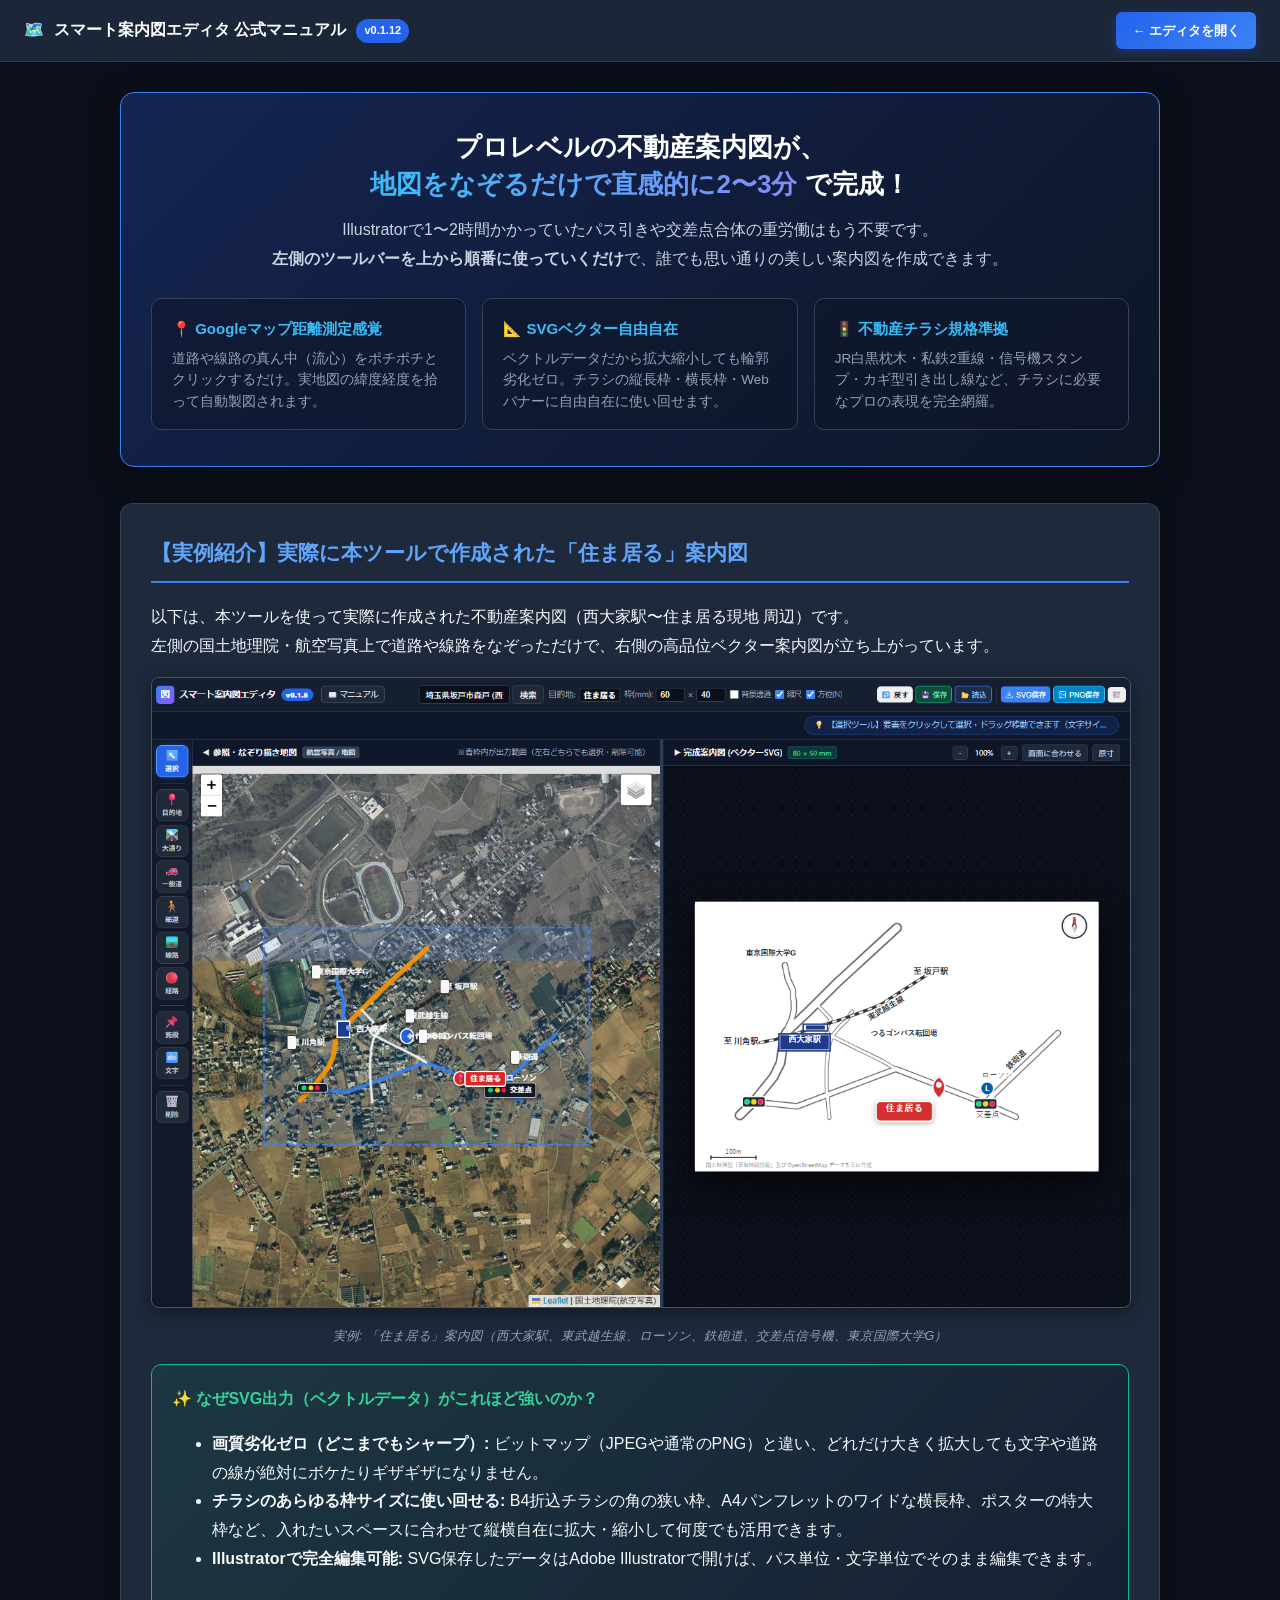
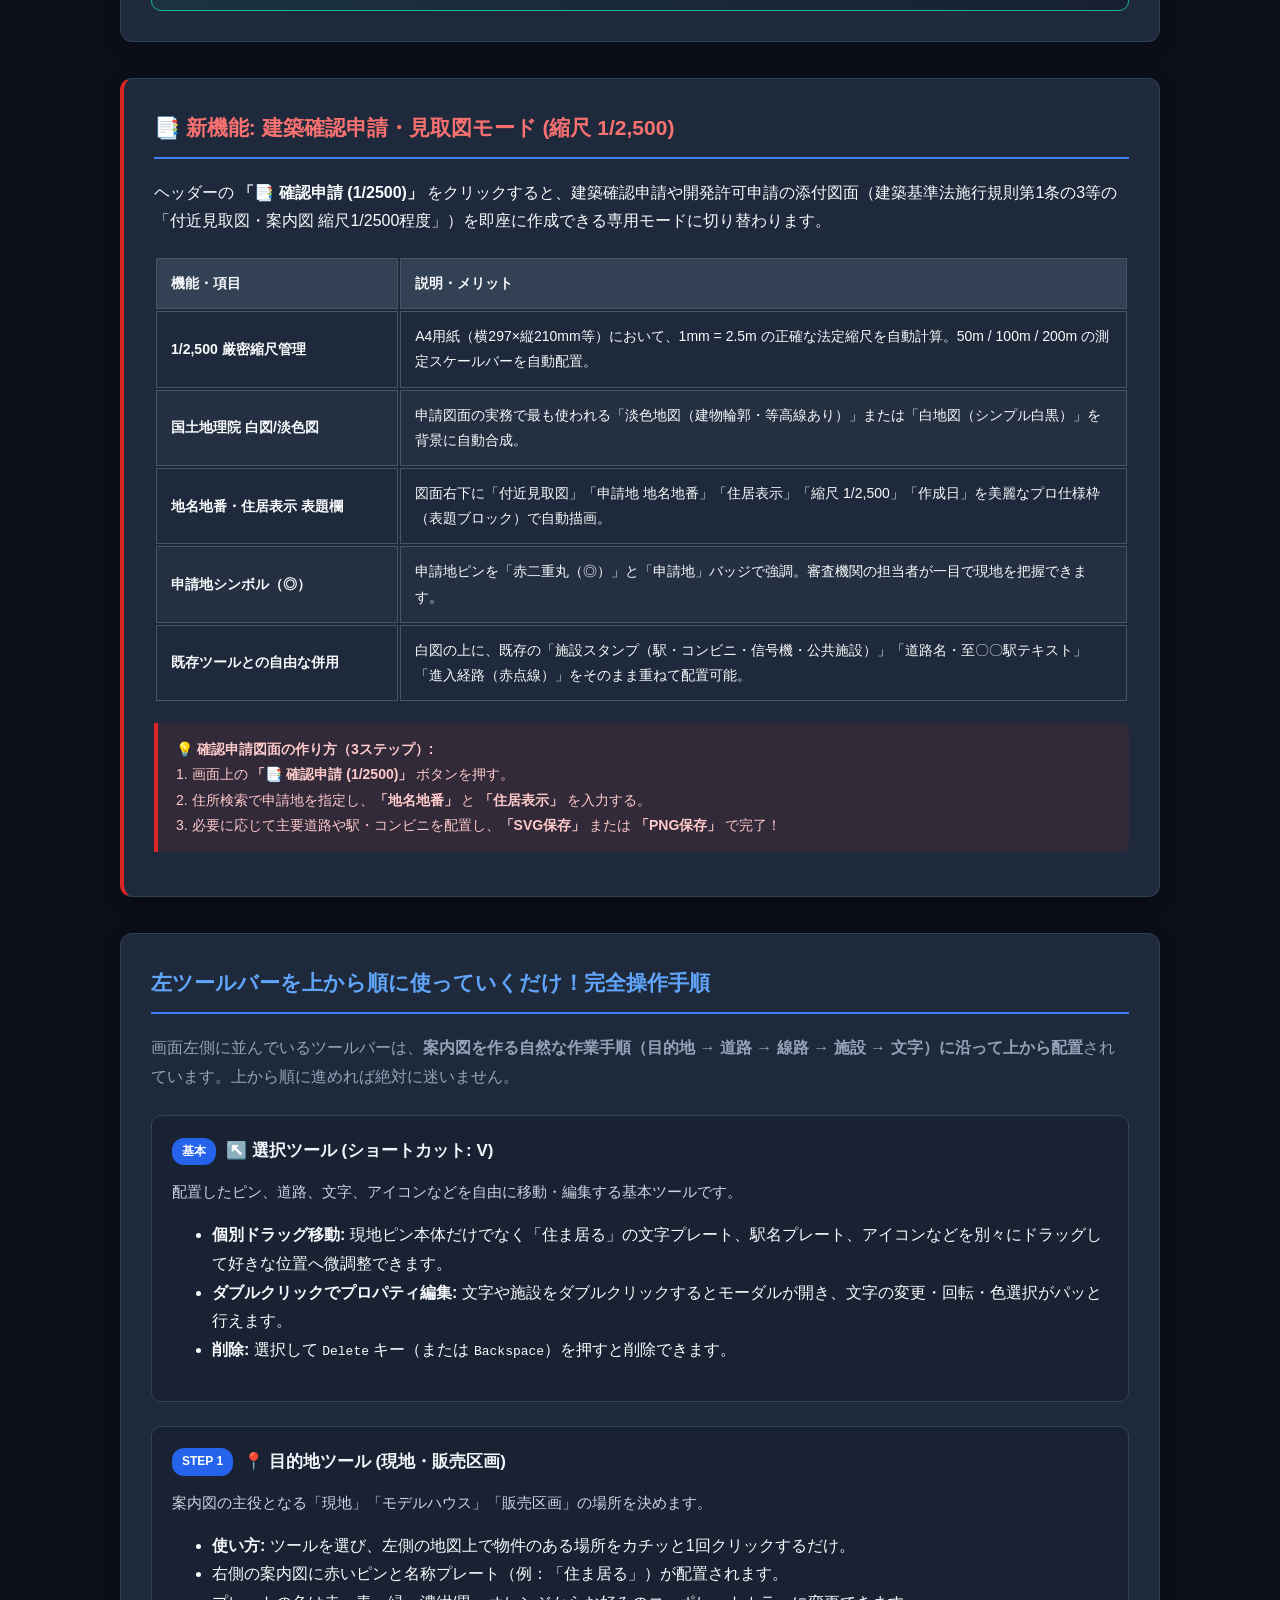
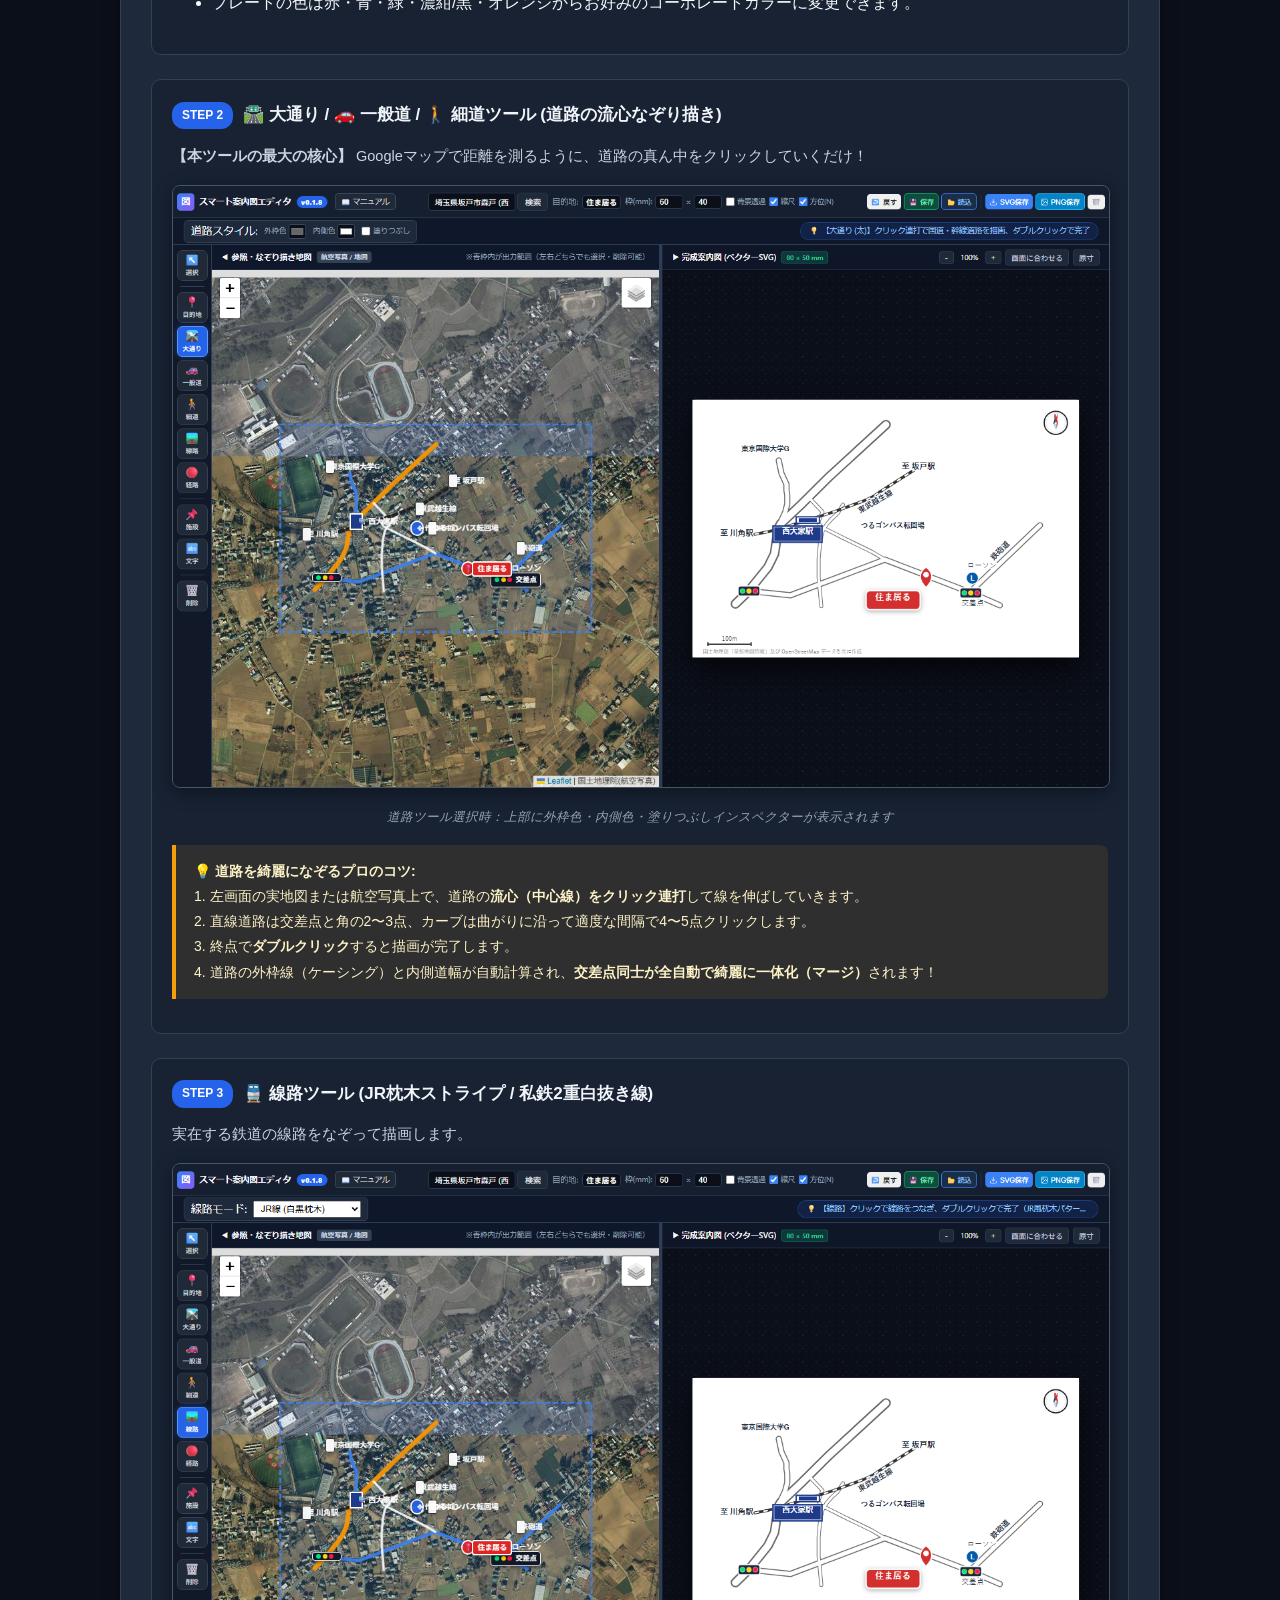
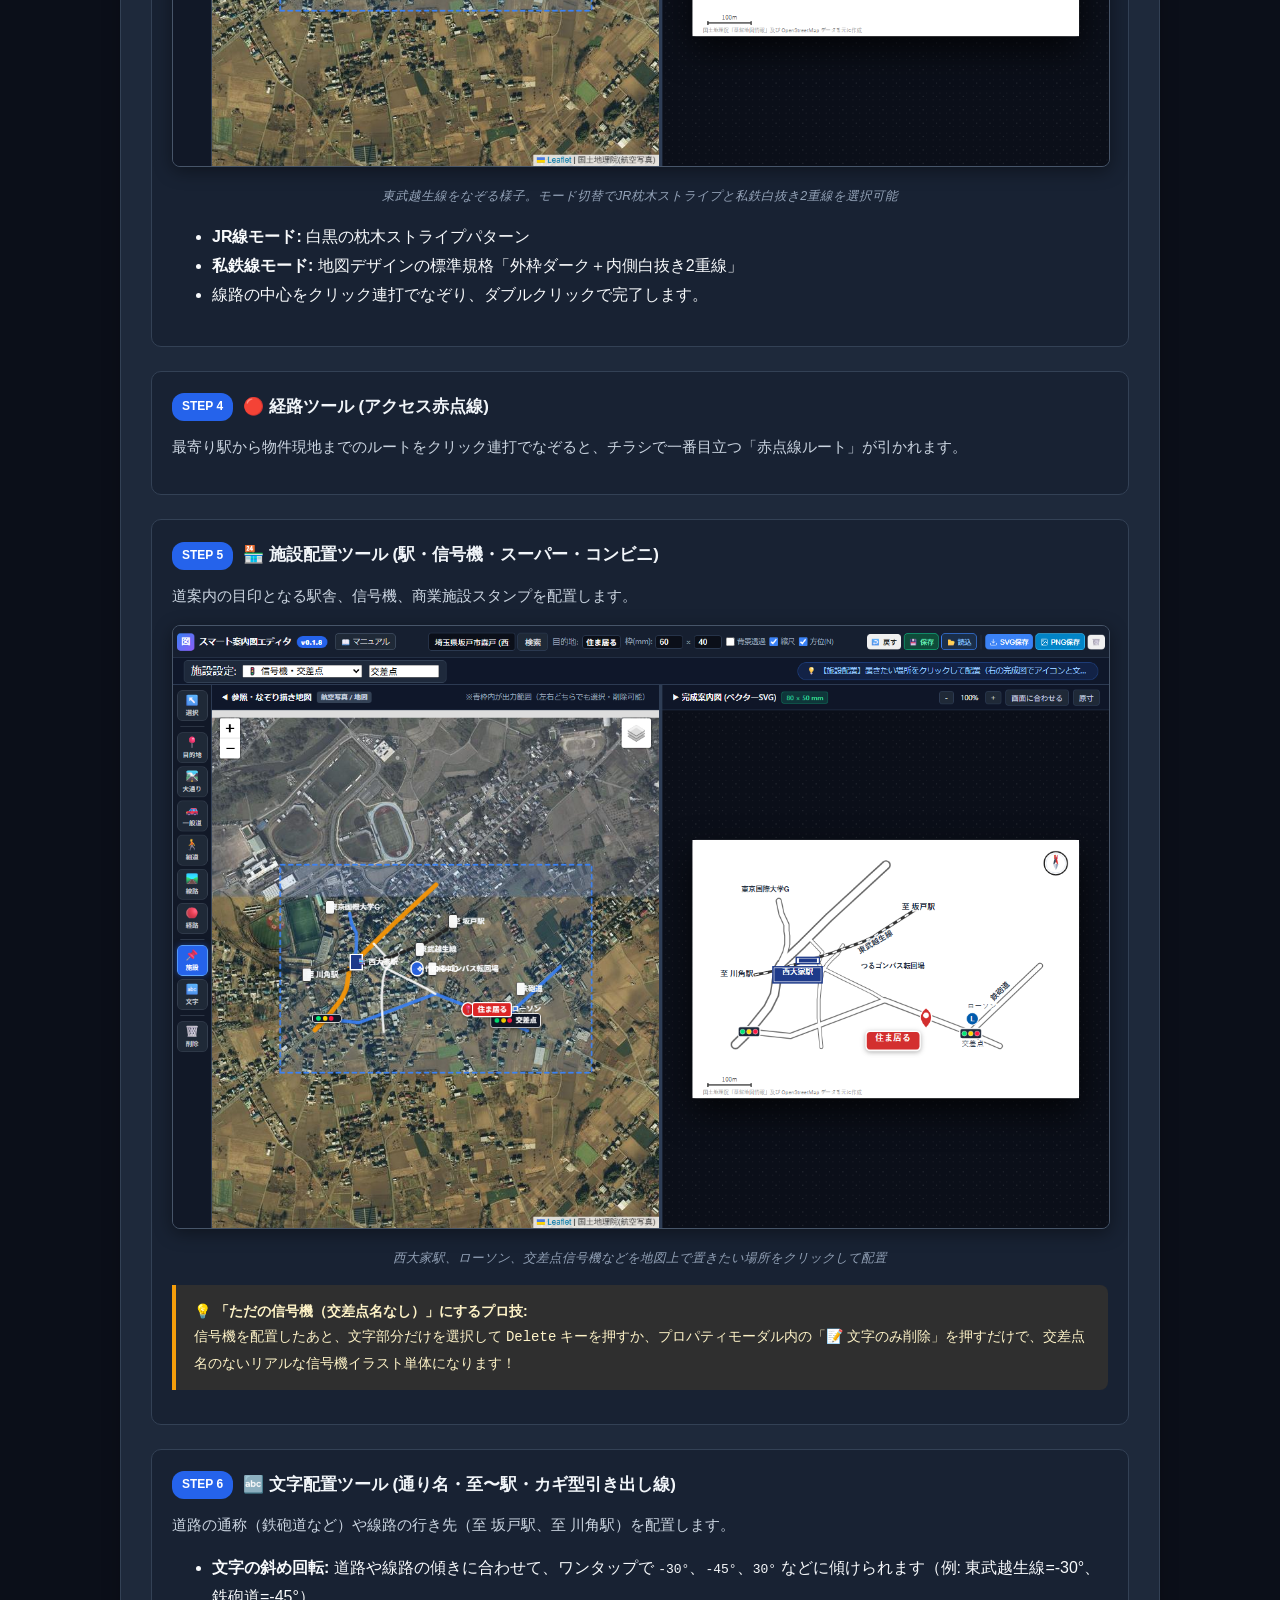
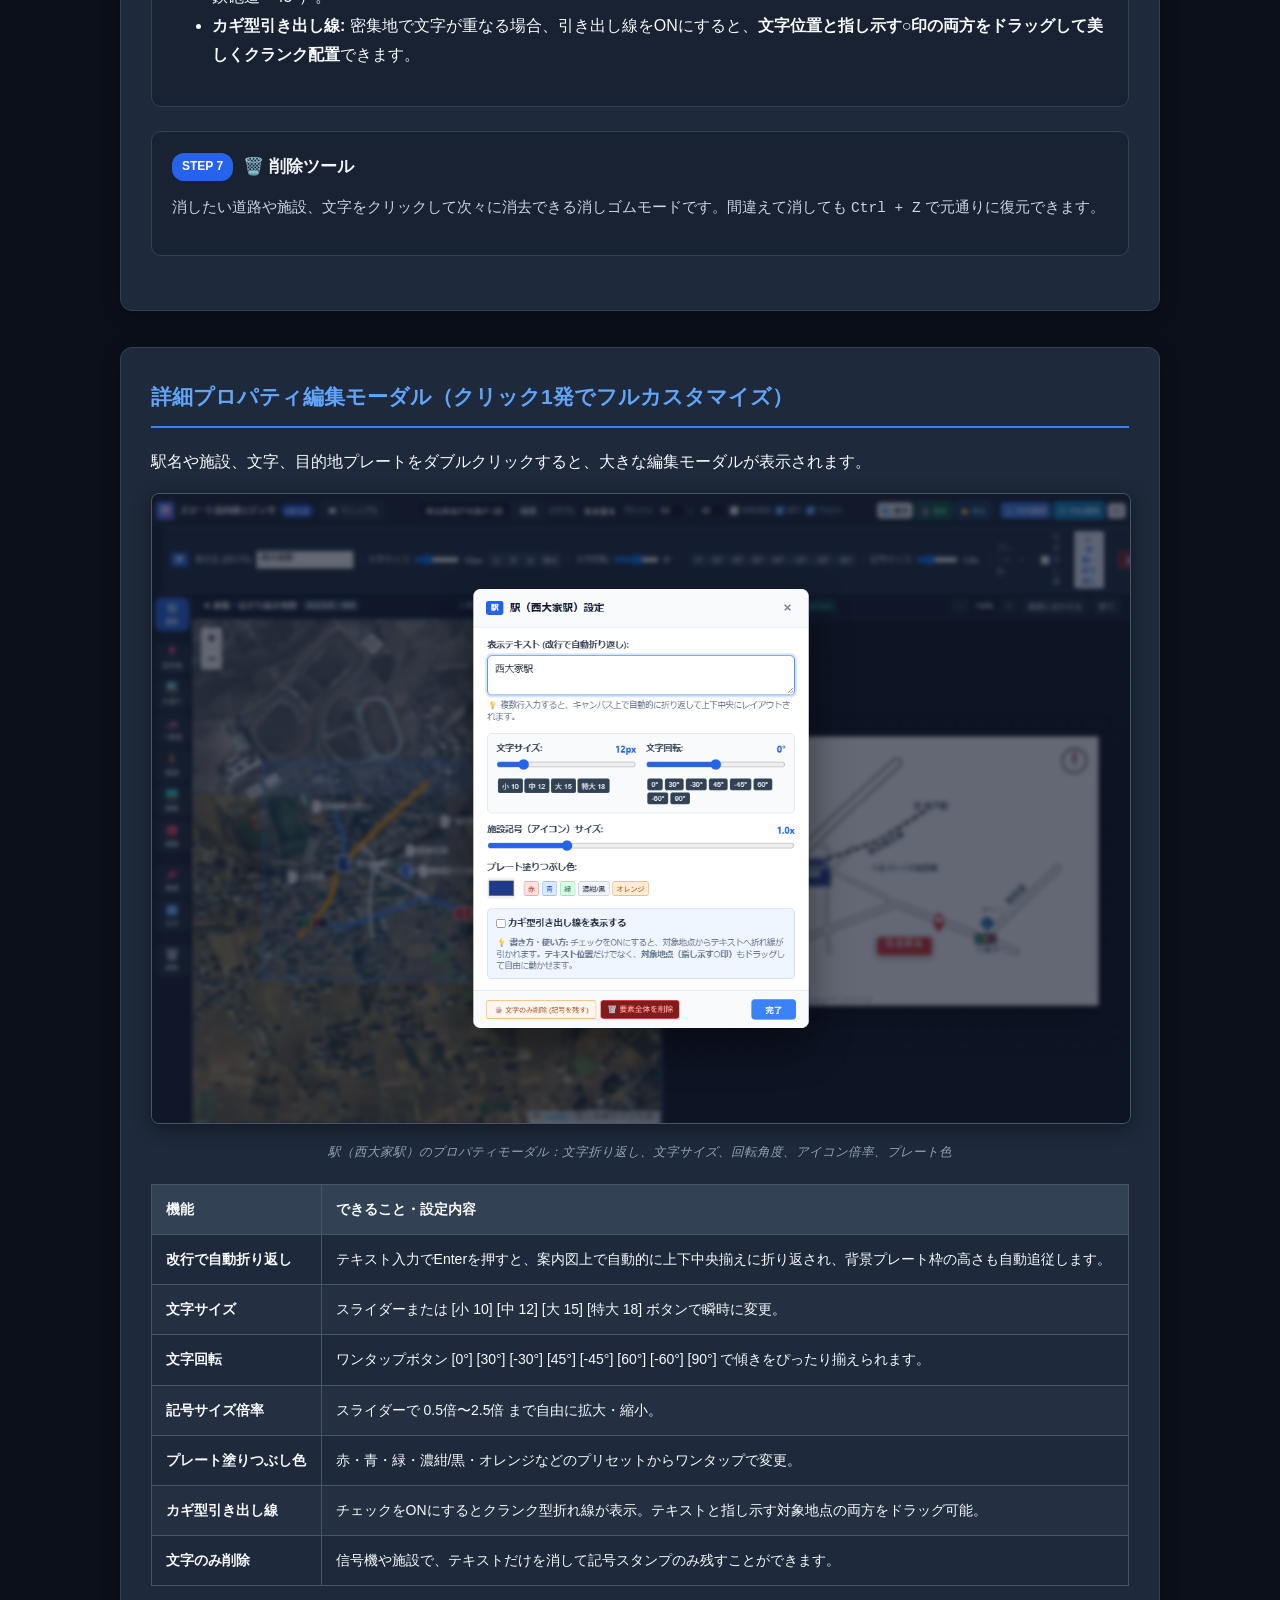
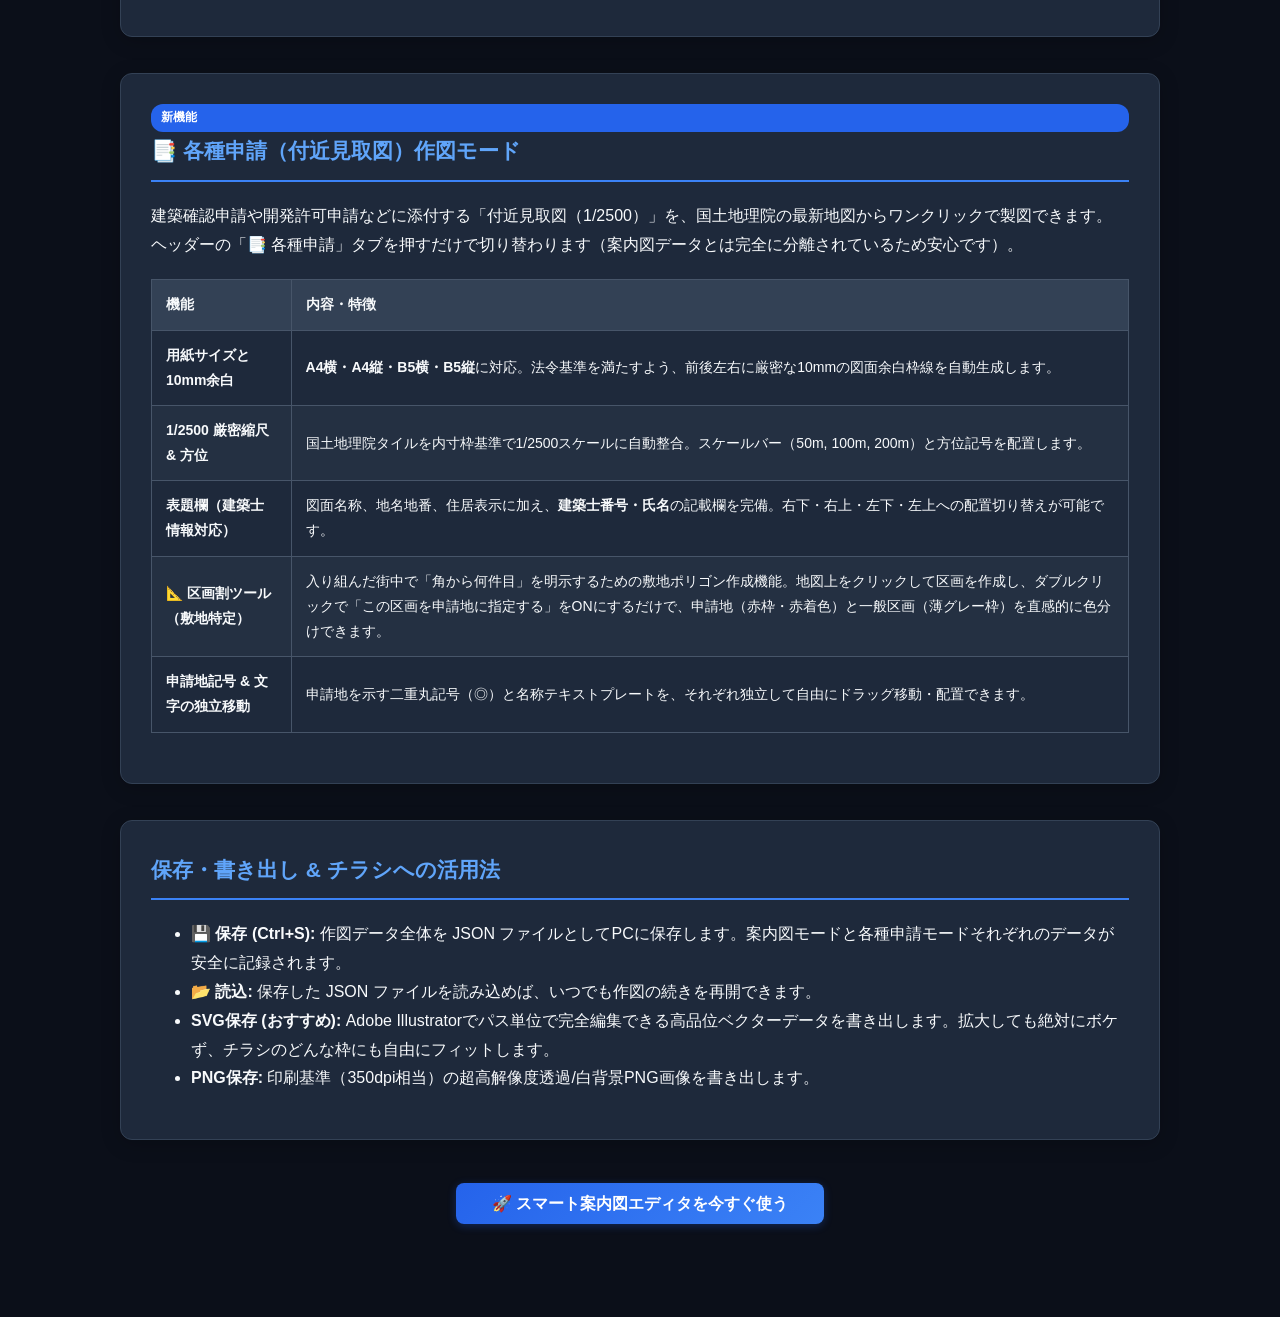
<file: manual.html>
<!DOCTYPE html>
<html lang="ja">
<head>
  <meta charset="UTF-8">
  <meta name="viewport" content="width=device-width, initial-scale=1.0">
  <title>スマート案内図エディタ 公式操作マニュアル | プロ品質の案内図を直感的に数分で作成</title>
  <style>
    :root {
      --primary-color: #2563eb;
      --primary-hover: #1d4ed8;
      --accent-color: #38bdf8;
      --bg-dark: #0b0f19;
      --card-bg: #1e293b;
      --border-dark: #334155;
      --text-main: #f8fafc;
      --text-sub: #cbd5e1;
      --text-muted: #94a3b8;
    }
    html, body {
      height: auto !important;
      min-height: 100vh !important;
      overflow-x: hidden !important;
      overflow-y: auto !important;
      display: block !important;
      user-select: text !important;
      -webkit-user-select: text !important;
    }
    body {
      background: var(--bg-dark);
      color: var(--text-main);
      font-family: -apple-system, BlinkMacSystemFont, "Segoe UI", Roboto, "Helvetica Neue", Arial, sans-serif;
      line-height: 1.8;
      margin: 0;
      padding: 0;
    }
    /* 固定上部ヘッダー */
    .manual-nav {
      background: rgba(30, 41, 59, 0.95);
      backdrop-filter: blur(10px);
      border-bottom: 1px solid var(--border-dark);
      padding: 12px 24px;
      display: flex;
      justify-content: space-between;
      align-items: center;
      position: sticky;
      top: 0;
      z-index: 1000;
    }
    .manual-nav h1 {
      font-size: 16px;
      margin: 0;
      display: flex;
      align-items: center;
      gap: 10px;
      font-weight: 700;
      color: #fff;
    }
    .badge-ver {
      background: #2563eb;
      color: #fff;
      font-size: 11px;
      padding: 2px 8px;
      border-radius: 12px;
    }
    .btn-return {
      background: linear-gradient(135deg, #2563eb, #3b82f6);
      color: #fff;
      text-decoration: none;
      font-size: 13px;
      padding: 7px 16px;
      border-radius: 6px;
      font-weight: bold;
      transition: opacity 0.2s;
      box-shadow: 0 2px 8px rgba(37, 99, 235, 0.3);
    }
    .btn-return:hover {
      opacity: 0.9;
    }
    /* メインコンテナ */
    .manual-wrap {
      max-width: 1040px;
      margin: 0 auto;
      padding: 30px 20px 100px 20px;
    }
    /* ヒーローPRエリア */
    .hero-pr {
      background: linear-gradient(135deg, rgba(30, 58, 138, 0.5), rgba(15, 23, 42, 0.8));
      border: 1px solid #3b82f6;
      border-radius: 14px;
      padding: 36px 30px;
      margin-bottom: 36px;
      text-align: center;
      box-shadow: 0 8px 32px rgba(0, 0, 0, 0.3);
    }
    .hero-pr h2 {
      font-size: 26px;
      color: #fff;
      margin: 0 0 14px 0;
      line-height: 1.4;
      font-weight: 800;
    }
    .hero-pr .highlight-text {
      background: linear-gradient(90deg, #38bdf8, #818cf8);
      -webkit-background-clip: text;
      -webkit-text-fill-color: transparent;
    }
    .hero-pr p {
      font-size: 16px;
      color: #cbd5e1;
      max-width: 820px;
      margin: 0 auto 20px auto;
    }
    .pr-points {
      display: grid;
      grid-template-columns: repeat(auto-fit, minmax(240px, 1fr));
      gap: 16px;
      margin-top: 24px;
      text-align: left;
    }
    .pr-card {
      background: rgba(15, 23, 42, 0.6);
      border: 1px solid var(--border-dark);
      border-radius: 10px;
      padding: 16px 20px;
    }
    .pr-card h4 {
      margin: 0 0 6px 0;
      color: #38bdf8;
      font-size: 15px;
      display: flex;
      align-items: center;
      gap: 8px;
    }
    .pr-card p {
      margin: 0;
      font-size: 13.5px;
      color: #94a3b8;
      line-height: 1.6;
    }
    /* 各セクション・カード */
    .section-card {
      background: var(--card-bg);
      border: 1px solid var(--border-dark);
      border-radius: 12px;
      padding: 30px;
      margin-bottom: 36px;
      box-shadow: 0 4px 20px rgba(0,0,0,0.2);
    }
    .section-card h3 {
      font-size: 21px;
      color: #60a5fa;
      border-bottom: 2px solid #3b82f6;
      padding-bottom: 10px;
      margin-top: 0;
      margin-bottom: 20px;
      display: flex;
      align-items: center;
      gap: 10px;
    }
    .tool-step {
      background: rgba(15, 23, 42, 0.4);
      border: 1px solid #334155;
      border-radius: 10px;
      padding: 20px;
      margin-bottom: 24px;
    }
    .tool-step-header {
      display: flex;
      align-items: center;
      gap: 10px;
      margin-bottom: 12px;
    }
    .step-num {
      background: #2563eb;
      color: #fff;
      font-size: 12px;
      font-weight: 800;
      padding: 3px 10px;
      border-radius: 12px;
    }
    .tool-title {
      font-size: 17px;
      font-weight: 700;
      color: #f1f5f9;
    }
    .tool-desc {
      font-size: 14.5px;
      color: #cbd5e1;
      margin-bottom: 14px;
    }
    /* 画像スタイル */
    .img-box {
      margin: 16px 0;
      text-align: center;
    }
    .img-box img {
      max-width: 100%;
      height: auto;
      border-radius: 8px;
      border: 1px solid #475569;
      box-shadow: 0 4px 18px rgba(0,0,0,0.4);
    }
    .img-caption {
      font-size: 12.5px;
      color: #94a3b8;
      margin-top: 8px;
      font-style: italic;
    }
    /* 比較表 */
    .table-spec {
      width: 100%;
      border-collapse: collapse;
      margin: 20px 0;
      font-size: 14px;
    }
    .table-spec th, .table-spec td {
      border: 1px solid #475569;
      padding: 12px 14px;
    }
    .table-spec th {
      background: #334155;
      color: #f8fafc;
      text-align: left;
    }
    .table-spec tr:nth-child(even) {
      background: rgba(51, 65, 85, 0.3);
    }
    .tag-pro {
      background: #059669;
      color: #fff;
      font-size: 11px;
      font-weight: bold;
      padding: 2px 6px;
      border-radius: 4px;
      margin-left: 6px;
    }
    /* コツ・TIPS */
    .tips-box {
      background: rgba(245, 158, 11, 0.1);
      border-left: 4px solid #f59e0b;
      padding: 14px 18px;
      border-radius: 0 8px 8px 0;
      margin: 14px 0;
      font-size: 14px;
      color: #fef3c7;
    }
    .svg-feature-box {
      background: linear-gradient(135deg, rgba(16, 185, 129, 0.1), rgba(15, 23, 42, 0.5));
      border: 1px solid #10b981;
      border-radius: 10px;
      padding: 20px;
      margin-top: 16px;
    }
    .svg-feature-box h4 {
      color: #34d399;
      margin: 0 0 10px 0;
      font-size: 16px;
    }
  </style>
</head>
<body>

  <!-- 固定ナビゲーションバー -->
  <nav class="manual-nav">
    <h1>
      <span>🗺️</span>
      <span>スマート案内図エディタ 公式マニュアル</span>
      <span class="badge-ver">v0.1.12</span>
    </h1>
    <a href="./" class="btn-return">← エディタを開く</a>
  </nav>

  <div class="manual-wrap">

    <!-- ヒーローPRエリア -->
    <div class="hero-pr">
      <h2>プロレベルの不動産案内図が、<br><span class="highlight-text">地図をなぞるだけで直感的に2〜3分</span> で完成！</h2>
      <p>
        Illustratorで1〜2時間かかっていたパス引きや交差点合体の重労働はもう不要です。<br>
        <strong>左側のツールバーを上から順番に使っていくだけ</strong>で、誰でも思い通りの美しい案内図を作成できます。
      </p>

      <div class="pr-points">
        <div class="pr-card">
          <h4>📍 Googleマップ距離測定感覚</h4>
          <p>道路や線路の真ん中（流心）をポチポチとクリックするだけ。実地図の緯度経度を拾って自動製図されます。</p>
        </div>
        <div class="pr-card">
          <h4>📐 SVGベクター自由自在</h4>
          <p>ベクトルデータだから拡大縮小しても輪郭劣化ゼロ。チラシの縦長枠・横長枠・Webバナーに自由自在に使い回せます。</p>
        </div>
        <div class="pr-card">
          <h4>🚦 不動産チラシ規格準拠</h4>
          <p>JR白黒枕木・私鉄2重線・信号機スタンプ・カギ型引き出し線など、チラシに必要なプロの表現を完全網羅。</p>
        </div>
      </div>
    </div>

    <!-- 実例紹介：住ま居る様 案内図 -->
    <div class="section-card">
      <h3>【実例紹介】実際に本ツールで作成された「住ま居る」案内図</h3>
      <p>
        以下は、本ツールを使って実際に作成された不動産案内図（西大家駅〜住ま居る現地 周辺）です。<br>
        左側の国土地理院・航空写真上で道路や線路をなぞっただけで、右側の高品位ベクター案内図が立ち上がっています。
      </p>

      <div class="img-box">
        <img src="docs/images/sumairu_01_complete.png" alt="「住ま居る」案内図 実例完成画面">
        <div class="img-caption">実例: 「住ま居る」案内図（西大家駅、東武越生線、ローソン、鉄砲道、交差点信号機、東京国際大学G）</div>
      </div>

      <div class="svg-feature-box">
        <h4>✨ なぜSVG出力（ベクトルデータ）がこれほど強いのか？</h4>
        <ul>
          <li><strong>画質劣化ゼロ（どこまでもシャープ）:</strong> ビットマップ（JPEGや通常のPNG）と違い、どれだけ大きく拡大しても文字や道路の線が絶対にボケたりギザギザになりません。</li>
          <li><strong>チラシのあらゆる枠サイズに使い回せる:</strong> B4折込チラシの角の狭い枠、A4パンフレットのワイドな横長枠、ポスターの特大枠など、入れたいスペースに合わせて縦横自在に拡大・縮小して何度でも活用できます。</li>
          <li><strong>Illustratorで完全編集可能:</strong> SVG保存したデータはAdobe Illustratorで開けば、パス単位・文字単位でそのまま編集できます。</li>
        </ul>
      </div>
    </div>

    <!-- 新機能：確認申請モード (1/2500 付近見取図) -->
    <div class="section-card" style="border-left: 4px solid #dc2626;">
      <h3 style="color: #f87171; display:flex; align-items:center; gap:8px;">
        <span>📑 新機能: 建築確認申請・見取図モード (縮尺 1/2,500)</span>
      </h3>
      <p>
        ヘッダーの <strong>「📑 確認申請 (1/2500)」</strong> をクリックすると、建築確認申請や開発許可申請の添付図面（建築基準法施行規則第1条の3等の「付近見取図・案内図 縮尺1/2500程度」）を即座に作成できる専用モードに切り替わります。
      </p>

      <div class="table-spec">
        <table style="width:100%;">
          <thead>
            <tr>
              <th style="width: 25%;">機能・項目</th>
              <th>説明・メリット</th>
            </tr>
          </thead>
          <tbody>
            <tr>
              <td><strong>1/2,500 厳密縮尺管理</strong></td>
              <td>A4用紙（横297×縦210mm等）において、1mm = 2.5m の正確な法定縮尺を自動計算。50m / 100m / 200m の測定スケールバーを自動配置。</td>
            </tr>
            <tr>
              <td><strong>国土地理院 白図/淡色図</strong></td>
              <td>申請図面の実務で最も使われる「淡色地図（建物輪郭・等高線あり）」または「白地図（シンプル白黒）」を背景に自動合成。</td>
            </tr>
            <tr>
              <td><strong>地名地番・住居表示 表題欄</strong></td>
              <td>図面右下に「付近見取図」「申請地 地名地番」「住居表示」「縮尺 1/2,500」「作成日」を美麗なプロ仕様枠（表題ブロック）で自動描画。</td>
            </tr>
            <tr>
              <td><strong>申請地シンボル（◎）</strong></td>
              <td>申請地ピンを「赤二重丸（◎）」と「申請地」バッジで強調。審査機関の担当者が一目で現地を把握できます。</td>
            </tr>
            <tr>
              <td><strong>既存ツールとの自由な併用</strong></td>
              <td>白図の上に、既存の「施設スタンプ（駅・コンビニ・信号機・公共施設）」「道路名・至〇〇駅テキスト」「進入経路（赤点線）」をそのまま重ねて配置可能。</td>
            </tr>
          </tbody>
        </table>
      </div>

      <div class="tips-box" style="border-left-color: #dc2626; background: rgba(220, 38, 38, 0.1); color: #fecaca;">
        💡 <strong>確認申請図面の作り方（3ステップ）:</strong><br>
        1. 画面上の <strong>「📑 確認申請 (1/2500)」</strong> ボタンを押す。<br>
        2. 住所検索で申請地を指定し、<strong>「地名地番」</strong> と <strong>「住居表示」</strong> を入力する。<br>
        3. 必要に応じて主要道路や駅・コンビニを配置し、<strong>「SVG保存」</strong> または <strong>「PNG保存」</strong> で完了！
      </div>
    </div>

    <!-- 左ツールバー上からの操作ガイド -->
    <div class="section-card">
      <h3>左ツールバーを上から順に使っていくだけ！完全操作手順</h3>
      <p style="color:#94a3b8; margin-bottom:24px;">
        画面左側に並んでいるツールバーは、<strong>案内図を作る自然な作業手順（目的地 → 道路 → 線路 → 施設 → 文字）に沿って上から配置</strong>されています。上から順に進めれば絶対に迷いません。
      </p>

      <!-- 1. 選択ツール -->
      <div class="tool-step">
        <div class="tool-step-header">
          <span class="step-num">基本</span>
          <span class="tool-title">↖️ 選択ツール (ショートカット: V)</span>
        </div>
        <div class="tool-desc">
          配置したピン、道路、文字、アイコンなどを自由に移動・編集する基本ツールです。
        </div>
        <ul>
          <li><strong>個別ドラッグ移動:</strong> 現地ピン本体だけでなく「住ま居る」の文字プレート、駅名プレート、アイコンなどを別々にドラッグして好きな位置へ微調整できます。</li>
          <li><strong>ダブルクリックでプロパティ編集:</strong> 文字や施設をダブルクリックするとモーダルが開き、文字の変更・回転・色選択がパッと行えます。</li>
          <li><strong>削除:</strong> 選択して <code>Delete</code> キー（または <code>Backspace</code>）を押すと削除できます。</li>
        </ul>
      </div>

      <!-- 2. 目的地ツール -->
      <div class="tool-step">
        <div class="tool-step-header">
          <span class="step-num">STEP 1</span>
          <span class="tool-title">📍 目的地ツール (現地・販売区画)</span>
        </div>
        <div class="tool-desc">
          案内図の主役となる「現地」「モデルハウス」「販売区画」の場所を決めます。
        </div>
        <ul>
          <li><strong>使い方:</strong> ツールを選び、左側の地図上で物件のある場所をカチッと1回クリックするだけ。</li>
          <li>右側の案内図に赤いピンと名称プレート（例：「住ま居る」）が配置されます。</li>
          <li>プレートの色は赤・青・緑・濃紺/黒・オレンジからお好みのコーポレートカラーに変更できます。</li>
        </ul>
      </div>

      <!-- 3,4,5. 道路ツール -->
      <div class="tool-step">
        <div class="tool-step-header">
          <span class="step-num">STEP 2</span>
          <span class="tool-title">🛣️ 大通り / 🚗 一般道 / 🚶 細道ツール (道路の流心なぞり描き)</span>
        </div>
        <div class="tool-desc">
          <strong>【本ツールの最大の核心】</strong> Googleマップで距離を測るように、道路の真ん中をクリックしていくだけ！
        </div>

        <div class="img-box">
          <img src="docs/images/sumairu_02_road.png" alt="道路なぞり描き画面">
          <div class="img-caption">道路ツール選択時：上部に外枠色・内側色・塗りつぶしインスペクターが表示されます</div>
        </div>

        <div class="tips-box">
          <strong>💡 道路を綺麗になぞるプロのコツ:</strong><br>
          1. 左画面の実地図または航空写真上で、道路の<strong>流心（中心線）をクリック連打</strong>して線を伸ばしていきます。<br>
          2. 直線道路は交差点と角の2〜3点、カーブは曲がりに沿って適度な間隔で4〜5点クリックします。<br>
          3. 終点で<strong>ダブルクリック</strong>すると描画が完了します。<br>
          4. 道路の外枠線（ケーシング）と内側道幅が自動計算され、<strong>交差点同士が全自動で綺麗に一体化（マージ）</strong>されます！
        </div>
      </div>

      <!-- 6. 線路ツール -->
      <div class="tool-step">
        <div class="tool-step-header">
          <span class="step-num">STEP 3</span>
          <span class="tool-title">🚆 線路ツール (JR枕木ストライプ / 私鉄2重白抜き線)</span>
        </div>
        <div class="tool-desc">
          実在する鉄道の線路をなぞって描画します。
        </div>

        <div class="img-box">
          <img src="docs/images/sumairu_03_rail.png" alt="線路なぞり描き画面">
          <div class="img-caption">東武越生線をなぞる様子。モード切替でJR枕木ストライプと私鉄白抜き2重線を選択可能</div>
        </div>

        <ul>
          <li><strong>JR線モード:</strong> 白黒の枕木ストライプパターン</li>
          <li><strong>私鉄線モード:</strong> 地図デザインの標準規格「外枠ダーク＋内側白抜き2重線」</li>
          <li>線路の中心をクリック連打でなぞり、ダブルクリックで完了します。</li>
        </ul>
      </div>

      <!-- 7. 経路ツール -->
      <div class="tool-step">
        <div class="tool-step-header">
          <span class="step-num">STEP 4</span>
          <span class="tool-title">🔴 経路ツール (アクセス赤点線)</span>
        </div>
        <div class="tool-desc">
          最寄り駅から物件現地までのルートをクリック連打でなぞると、チラシで一番目立つ「赤点線ルート」が引かれます。
        </div>
      </div>

      <!-- 8. 施設配置ツール -->
      <div class="tool-step">
        <div class="tool-step-header">
          <span class="step-num">STEP 5</span>
          <span class="tool-title">🏪 施設配置ツール (駅・信号機・スーパー・コンビニ)</span>
        </div>
        <div class="tool-desc">
          道案内の目印となる駅舎、信号機、商業施設スタンプを配置します。
        </div>

        <div class="img-box">
          <img src="docs/images/sumairu_04_poi.png" alt="施設スタンプ配置画面">
          <div class="img-caption">西大家駅、ローソン、交差点信号機などを地図上で置きたい場所をクリックして配置</div>
        </div>

        <div class="tips-box">
          <strong>💡 「ただの信号機（交差点名なし）」にするプロ技:</strong><br>
          信号機を配置したあと、文字部分だけを選択して <code>Delete</code> キーを押すか、プロパティモーダル内の「📝 文字のみ削除」を押すだけで、交差点名のないリアルな信号機イラスト単体になります！
        </div>
      </div>

      <!-- 9. 文字配置ツール -->
      <div class="tool-step">
        <div class="tool-step-header">
          <span class="step-num">STEP 6</span>
          <span class="tool-title">🔤 文字配置ツール (通り名・至〜駅・カギ型引き出し線)</span>
        </div>
        <div class="tool-desc">
          道路の通称（鉄砲道など）や線路の行き先（至 坂戸駅、至 川角駅）を配置します。
        </div>
        <ul>
          <li><strong>文字の斜め回転:</strong> 道路や線路の傾きに合わせて、ワンタップで <code>-30°</code>、<code>-45°</code>、<code>30°</code> などに傾けられます（例: 東武越生線=-30°、鉄砲道=-45°）。</li>
          <li><strong>カギ型引き出し線:</strong> 密集地で文字が重なる場合、引き出し線をONにすると、<strong>文字位置と指し示す○印の両方をドラッグして美しくクランク配置</strong>できます。</li>
        </ul>
      </div>

      <!-- 10. 削除ツール -->
      <div class="tool-step">
        <div class="tool-step-header">
          <span class="step-num">STEP 7</span>
          <span class="tool-title">🗑️ 削除ツール</span>
        </div>
        <div class="tool-desc">
          消したい道路や施設、文字をクリックして次々に消去できる消しゴムモードです。間違えて消しても <code>Ctrl + Z</code> で元通りに復元できます。
        </div>
      </div>

    </div>

    <!-- プロパティモーダル詳細 -->
    <div class="section-card">
      <h3>詳細プロパティ編集モーダル（クリック1発でフルカスタマイズ）</h3>
      <p>
        駅名や施設、文字、目的地プレートをダブルクリックすると、大きな編集モーダルが表示されます。
      </p>

      <div class="img-box">
        <img src="docs/images/sumairu_06_modal.png" alt="プロパティ編集モーダル画面">
        <div class="img-caption">駅（西大家駅）のプロパティモーダル：文字折り返し、文字サイズ、回転角度、アイコン倍率、プレート色</div>
      </div>

      <table class="table-spec">
        <thead>
          <tr>
            <th>機能</th>
            <th>できること・設定内容</th>
          </tr>
        </thead>
        <tbody>
          <tr>
            <td><strong>改行で自動折り返し</strong></td>
            <td>テキスト入力でEnterを押すと、案内図上で自動的に上下中央揃えに折り返され、背景プレート枠の高さも自動追従します。</td>
          </tr>
          <tr>
            <td><strong>文字サイズ</strong></td>
            <td>スライダーまたは [小 10] [中 12] [大 15] [特大 18] ボタンで瞬時に変更。</td>
          </tr>
          <tr>
            <td><strong>文字回転</strong></td>
            <td>ワンタップボタン [0°] [30°] [-30°] [45°] [-45°] [60°] [-60°] [90°] で傾きをぴったり揃えられます。</td>
          </tr>
          <tr>
            <td><strong>記号サイズ倍率</strong></td>
            <td>スライダーで 0.5倍〜2.5倍 まで自由に拡大・縮小。</td>
          </tr>
          <tr>
            <td><strong>プレート塗りつぶし色</strong></td>
            <td>赤・青・緑・濃紺/黒・オレンジなどのプリセットからワンタップで変更。</td>
          </tr>
          <tr>
            <td><strong>カギ型引き出し線</strong></td>
            <td>チェックをONにするとクランク型折れ線が表示。テキストと指し示す対象地点の両方をドラッグ可能。</td>
          </tr>
          <tr>
            <td><strong>文字のみ削除</strong></td>
            <td>信号機や施設で、テキストだけを消して記号スタンプのみ残すことができます。</td>
          </tr>
        </tbody>
      </table>
    </div>

    <!-- 新機能：各種申請（付近見取図）作図モード -->
    <div class="section-card">
      <div class="step-num">新機能</div>
      <h3>📑 各種申請（付近見取図）作図モード</h3>
      <p>
        建築確認申請や開発許可申請などに添付する「付近見取図（1/2500）」を、国土地理院の最新地図からワンクリックで製図できます。<br>
        ヘッダーの「📑 各種申請」タブを押すだけで切り替わります（案内図データとは完全に分離されているため安心です）。
      </p>

      <table class="table-spec">
        <thead>
          <tr>
            <th>機能</th>
            <th>内容・特徴</th>
          </tr>
        </thead>
        <tbody>
          <tr>
            <td><strong>用紙サイズと10mm余白</strong></td>
            <td><strong>A4横・A4縦・B5横・B5縦</strong>に対応。法令基準を満たすよう、前後左右に厳密な10mmの図面余白枠線を自動生成します。</td>
          </tr>
          <tr>
            <td><strong>1/2500 厳密縮尺 & 方位</strong></td>
            <td>国土地理院タイルを内寸枠基準で1/2500スケールに自動整合。スケールバー（50m, 100m, 200m）と方位記号を配置します。</td>
          </tr>
          <tr>
            <td><strong>表題欄（建築士情報対応）</strong></td>
            <td>図面名称、地名地番、住居表示に加え、<strong>建築士番号・氏名</strong>の記載欄を完備。右下・右上・左下・左上への配置切り替えが可能です。</td>
          </tr>
          <tr>
            <td><strong>📐 区画割ツール（敷地特定）</strong></td>
            <td>入り組んだ街中で「角から何件目」を明示するための敷地ポリゴン作成機能。地図上をクリックして区画を作成し、ダブルクリックで「この区画を申請地に指定する」をONにするだけで、申請地（赤枠・赤着色）と一般区画（薄グレー枠）を直感的に色分けできます。</td>
          </tr>
          <tr>
            <td><strong>申請地記号 & 文字の独立移動</strong></td>
            <td>申請地を示す二重丸記号（◎）と名称テキストプレートを、それぞれ独立して自由にドラッグ移動・配置できます。</td>
          </tr>
        </tbody>
      </table>
    </div>

    <!-- 保存・書き出し・活用法 -->
    <div class="section-card">
      <h3>保存・書き出し & チラシへの活用法</h3>
      <ul>
        <li><strong>💾 保存 (Ctrl+S):</strong> 作図データ全体を JSON ファイルとしてPCに保存します。案内図モードと各種申請モードそれぞれのデータが安全に記録されます。</li>
        <li><strong>📂 読込:</strong> 保存した JSON ファイルを読み込めば、いつでも作図の続きを再開できます。</li>
        <li><strong>SVG保存 (おすすめ):</strong> Adobe Illustratorでパス単位で完全編集できる高品位ベクターデータを書き出します。拡大しても絶対にボケず、チラシのどんな枠にも自由にフィットします。</li>
        <li><strong>PNG保存:</strong> 印刷基準（350dpi相当）の超高解像度透過/白背景PNG画像を書き出します。</li>
      </ul>
    </div>

    <div style="text-align: center; margin-top: 50px;">
      <a href="./" class="btn-return" style="padding: 12px 36px; font-size: 16px; border-radius: 8px;">
        🚀 スマート案内図エディタを今すぐ使う
      </a>
    </div>

  </div>

</body>
</html>
</file>
